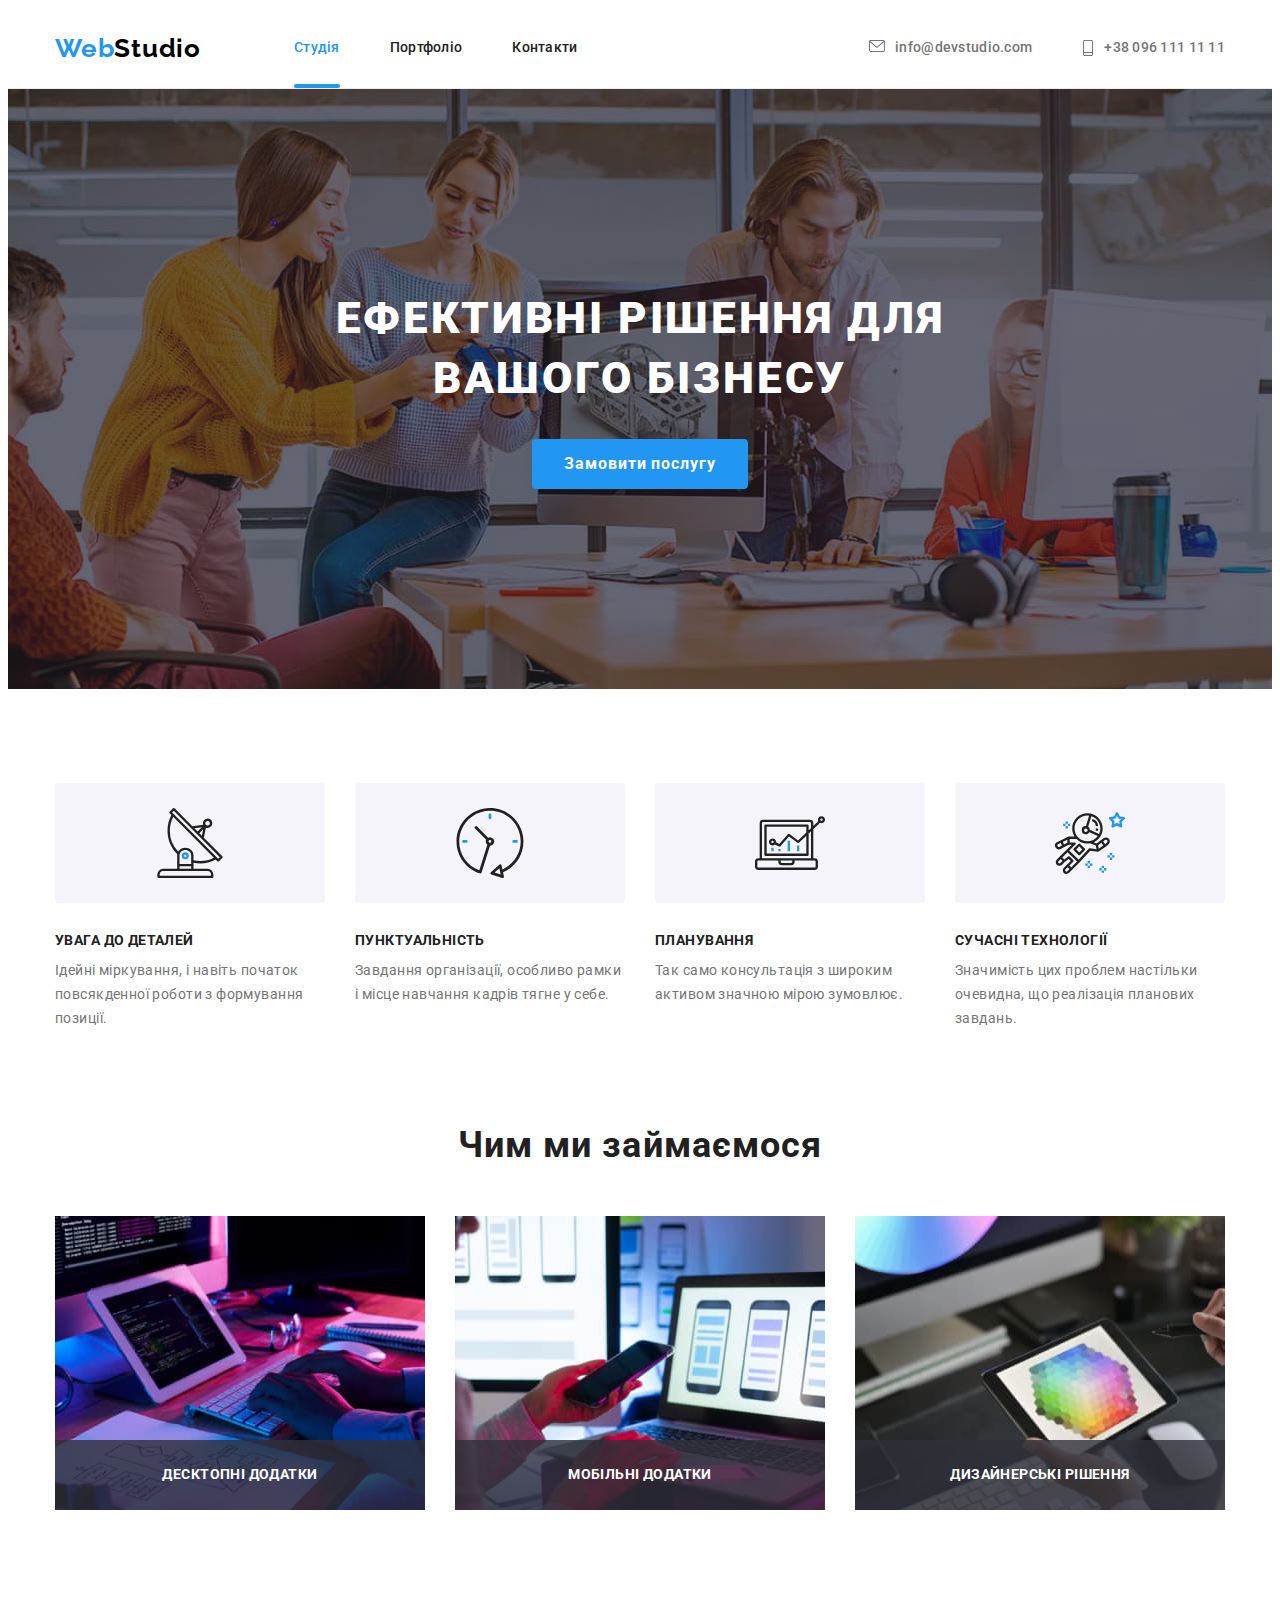
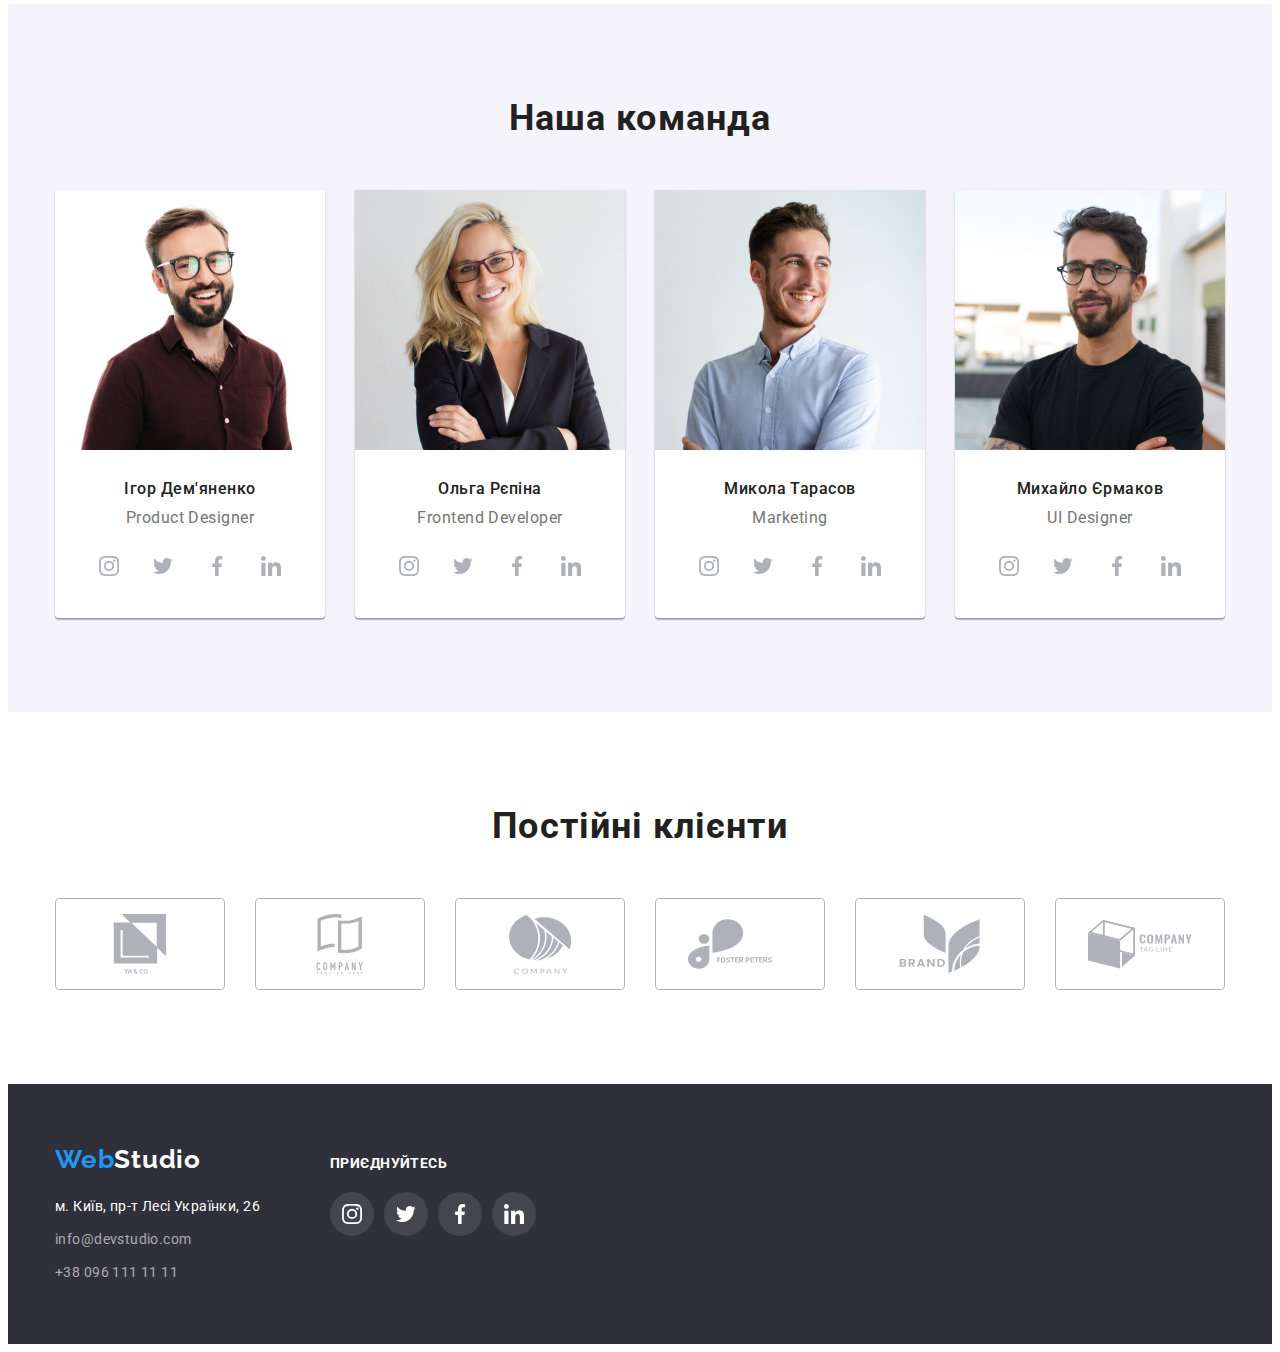
<file: index.html>
<!DOCTYPE html>
<html lang="en">
  <head>
    <meta charset="UTF-8" />
    <meta http-equiv="X-UA-Compatible" content="IE=edge" />
    <meta name="viewport" content="width=device-width, initial-scale=1.0" />
    <link rel="preconnect" href="https://fonts.googleapis.com" />
    <link rel="preconnect" href="https://fonts.gstatic.com" crossorigin />
    <link
      href="https://fonts.googleapis.com/css2?family=Montserrat:wght@400;700&family=Raleway:wght@700&family=Roboto:wght@400;500;700;900&display=swap"
      rel="stylesheet"
    />
    <link
      rel="stylesheet"
      href="https://cdnjs.cloudflare.com/ajax/libs/modern-normalize/1.1.0/modern-normalize.min.css"
      integrity="sha512-wpPYUAdjBVSE4KJnH1VR1HeZfpl1ub8YT/NKx4PuQ5NmX2tKuGu6U/JRp5y+Y8XG2tV+wKQpNHVUX03MfMFn9Q=="
      crossorigin="anonymous"
      referrerpolicy="no-referrer"
    />
    <link rel="stylesheet" href="./css/styles.css" />
    <title>Document</title>
  </head>
  <body>
<section>
    <header class="title">
      <div class="container main-link">
        <a class="Studio-header link-decoration" href="index.html"
          ><span class="Web-header">Web</span>Studio</a
        >
        <nav class="navigation">
          <ul class="navigation-header list">
            <li class="navigation-item">
              <a href="./index.html" class="navigation-header-link link-decoration current"
                >Студія</a
              >
            </li>
            <li class="navigation-item">
              <a href="./portfolio.html" class="navigation-header-link link-decoration"
                >Портфоліо</a
              >
            </li>
            <li class="navigation-item">
              <a href="./index.html" class="navigation-header-link link-decoration">Контакти</a>
            </li>
          </ul>
        </nav>
         <ul class="contact list">
            <li class="navigation-item">
              <a class="contact-mail link-decoration" href="mailto:info@devstudio.com">
                <svg class="header-icon-letter" width="16px" height="12px">
                <use href="./images/symbol-defs.svg#icon-letterhover"></use>
              </svg>info@devstudio.com</a>
            </li>
            <li class="navigation-item">
              <a class="contact-tel link-decoration" href="tel:+380961111111">
                <svg class="header-icon-phone" width="12px" height="16px"> 
                <use href="./images/symbol-defs.svg#icon-phone"></use></svg>+38 096 111 11 11</a>
            </li>
          </ul>
      </div>
      </section>
    </header>
    <main>
      <section class="title-slogan">
        <div class="container">
          <h1 class="slogan-name">Ефективні рішення для вашого бізнесу</h1>
          <button data-modal-open class="button-order" type="button">Замовити послугу</button>
         <div class="backdrop is-hidden" data-modal>
        <div class="modal">
           <button data-modal-close class="close-modal"><svg class="close" width="30px" height="30px">
                <use href="./images/symbol-defss.svg#icon-close"></use>
        </svg></button> 
        </div>
         </div>
        </div>

      </section>
      <section class="soft-skills section">
        <div class="container">
          <h2 class="visually-hidden">Портфоліо</h2>
          <ul class="soft-skills-list list">
            <li class="item">
              <div class="soft-skills-icons"><svg class="icon-skills" width="70px" height="70px">
                  <use href="./images/symbol-defs.svg#icon-sputnik-antena"></use>
                </svg></div>
              <h3 class="soft-skills-item">
                Увага до деталей</h3>
              <p class="soft-skills-discription">
                Ідейні міркування, і навіть початок повсякденної роботи з формування позиції.
              </p>
            </li>
            <li class="item">
              <div class="soft-skills-icons"><svg class="icon-skills" width="70px" height="70px"> 
                <use href="./images/symbol-defs.svg#icon-time"></use>
              </svg></div>
              <h3 class="soft-skills-item">
                Пунктуальність</h3>
              <p class="soft-skills-discription">
                Завдання організації, особливо рамки і місце навчання кадрів тягне у себе.
              </p>
            </li>
            <li class="item">
              <div class="soft-skills-icons"><svg class="icon-skills" width="70px" height="70px">
                <use href="./images/symbol-defs.svg#icon-computer"></use>
              </svg></div>
              <h3 class="soft-skills-item">
                Планування</h3>
              <p class="soft-skills-discription">
                Так само консультація з широким активом значною мірою зумовлює.
              </p>
            </li>
            <li class="item">
              <div class="soft-skills-icons"><svg class="icon-skills" width="70px" height="70px">
                <use href="./images/symbol-defs.svg#icon-astranaut"></use>
              </svg></div>
              <h3 class="soft-skills-item">
                Сучасні Технології</h3>
              <p class="soft-skills-discription">
                Значимість цих проблем настільки очевидна, що реалізація планових завдань.
              </p>
            </li>
          </ul>
        </div>
        </section>
        <section class="whatwedo section additional">
        <div class="container">
          <h2 class="image-job-title">Чим ми займаємося</h2>
          <ul class="image-list list">
            <li class="image-job"> 
                <div class="image-desktop">
              <img width="370" alt="Людина пише код" src="./images/imga.jpg" />
              <p class="desktop-app">Десктопні додатки</p>
              </div>  
            </li>
            <li class="image-job">
              <img width="370" alt="Людина вибирає інтерфейс" src="./images/imgb.jpg" />
              <p class="desktop-app">Мобільні додатки</p>
            </li>
            <li class="image-job">
              <img width="370" alt="Палітра на екрані девайсу" src="./images/imgc.jpg" />
              <p class="desktop-app">Дизайнерські рішення</p>
            </li>
          </ul>
          </div>
        
      </section>
      <section class="image-background section">
        <div class="container">
          <h2 class="image-team">Наша команда</h2>
          <ul class="image-team-list list">
            <li class="image-staff">
              <img width="270" alt="фото Ігор Дем'яненко" src="./images/imgd.jpg" />
              <div class="staff">
              <h3 class="image-team-name">Ігор Дем'яненко</h3>
              <p class="image-team-position">Product Designer</p>
              <ul class="staff-list">
              <li class="staff-item">
              <a href="" class="staff-link">
                <svg class="staff-icon" width="20px" height="20px" >
                <use href="./images/symbol-defs.svg#icon-instagram"></use> 
                </svg>
                </a>
              </li>
              <li class="staff-item">
              <a href="" class="staff-link">
                <svg class="staff-icon" width="20px" height="20px" >
                <use href="./images/symbol-defs.svg#icon-twitter"></use> 
                </svg>
                </a>
              </li>
              <li class="staff-item">
              <a href="" class="staff-link">
                <svg class="staff-icon" width="20px" height="20px" >
                <use href="./images/symbol-defs.svg#icon-facebook"></use> 
                </svg>
                </a>
              </li>
              <li class="staff-item">
              <a href="" class="staff-link">
                <svg class="staff-icon" width="20px" height="20px" >
                <use href="./images/symbol-defs.svg#icon-linkedin"></use> 
                </svg>
                </a>
              </li>
              </ul>
              </div>
            </li>
            <li class="image-staff">
              <img width="270" alt="фото Ольга Рєпіна" src="./images/imge.jpg" />
              <div class="staff">
              <h3 class="image-team-name">Ольга Рєпіна</h3>
              <p class="image-team-position">Frontend Developer</p>
              <ul class="staff-list">
              <li class="staff-item">
              <a href="" class="staff-link">
                <svg class="staff-icon" width="20px" height="20px" >
                <use href="./images/symbol-defs.svg#icon-instagram"></use> 
                </svg>
                </a>
              </li>
              <li class="staff-item">
              <a href="" class="staff-link">
                <svg class="staff-icon" width="20px" height="20px" >
                <use href="./images/symbol-defs.svg#icon-twitter"></use>
                </svg>
                </a>
                <li class="staff-item">
              <a href="" class="staff-link">
                <svg class="staff-icon" width="20px" height="20px" >
                <use href="./images/symbol-defs.svg#icon-facebook"></use> 
                <use href="./"></use>
                </svg>
                </a>
                <li class="staff-item">
              <a href="" class="staff-link">
                <svg class="staff-icon" width="20px" height="20px" >
                <use href="./images/symbol-defs.svg#icon-linkedin"></use>
                </svg>
                </a>
              </div>
            </li>
            <li class="image-staff">
              <img width="270" alt="фото Микола Тарасов" src="images/imgf.jpg" />
              <div class=" staff">
              <h3 class="image-team-name">Микола Тарасов</h3>
              <p class="image-team-position">Marketing</p>
              <ul class="staff-list">
              <li class="staff-item">
              <a href="" class="staff-link">
                <svg class="staff-icon" width="20px" height="20px" >
                <use href="./images/symbol-defs.svg#icon-instagram"></use>
                </svg>
                </a>
              </li>
              <li class="staff-item">
              <a href="" class="staff-link">
                <svg class="staff-icon" width="20px" height="20px" >
                <use href="./images/symbol-defs.svg#icon-twitter"></use>
                </svg>
                </a>
                <li class="staff-item">
              <a href="" class="staff-link">
                <svg class="staff-icon" width="20px" height="20px" >
                <use href="./images/symbol-defs.svg#icon-facebook"></use> 
                </svg>
                </a>
                <li class="staff-item">
              <a href="" class="staff-link">
                <svg class="staff-icon" width="20px" height="20px" >
                <use href="./images/symbol-defs.svg#icon-linkedin"></use> 
                </svg>
                </a>
              </div>
            </li>
            <li class="image-staff">
              <img width="270" alt="фото Михайло Єрмаков" src="images/imgg.jpg" />
              <div class="staff">
              <h3 class="image-team-name">Михайло Єрмаков </h3>
              <p class="image-team-position">UI Designer</p>
              <ul class="staff-list">
              <li class="staff-item">
              <a href="" class="staff-link">
                <svg class="staff-icon" width="20px" height="20px"  >
                <use href="./images/symbol-defs.svg#icon-instagram"></use> 
                </svg>
                </a>
              </li>
              <li class="staff-item">
              <a href="" class="staff-link">
                <svg class="staff-icon" width="20px" height="20px" >
                <use href="./images/symbol-defs.svg#icon-twitter"></use>                 
                </svg>
                </a>
              </li>
              <li class="staff-item">
              <a href="" class="staff-link">
                <svg class="staff-icon" width="20px" height="20px" >
                <use href="./images/symbol-defs.svg#icon-facebook"></use>                
                </svg>
                </a>
              </li>
              <li class="staff-item">
              <a href="" class="staff-link">
                <svg class="staff-icon" width="20px" height="20px" >      
                <use href="./images/symbol-defs.svg#icon-linkedin"></use> 
                </svg>
                </a>
              </li>
              </div>
            </li>
          </ul>
        </div>
        </section>
        <section class="section">
        <div class="container">
          <h2 class="regular-customers">Постійні клієнти</h2>
          <ul class="clients">
            <li class="icon-clients">
              <a href="#" class="icon-ref link-decoration">
             <svg class="icon-client" width="106px" height="60px">
              <use href="./images/symbol-defs.svg#icon-yaco"></use>
             </svg>
             </a>
            </li>
            <li class="icon-clients">
              <a href="#" class="icon-ref link-decoration">
             <svg class="icon-client" width="106px" height="60px">
              <use href="./images/symbol-defs.svg#icon-companytaglinehere"></use>
             </svg>
             </a>
            </li>
            <li class="icon-clients">
             <a href="#" class="icon-ref link-decoration">
              <svg class="icon-client" width="106px" height="60px">
              <use href="./images/symbol-defs.svg#icon-company"></use>
             </svg>
             </a>
            </li>
            <li class="icon-clients">
              <a href="#" class="icon-ref link-decoration">
             <svg class="icon-client" width="106px" height="60px">
              <use href="./images/symbol-defs.svg#icon-fosterpeters"></use>
             </svg>
             </a>
            </li>
            <li class="icon-clients">
              <a href="#" class="icon-ref link-decoration">
             <svg class="icon-client" width="106px" height="60px">
              <use href="./images/symbol-defs.svg#icon-brand"></use>
             </svg>
             </a>
            </li>
            <li class="icon-clients">
              <a href="#" class="icon-ref link-decoration">
             <svg class="icon-client" width="106px" height="60px">
              <use href="./images/symbol-defs.svg#icon-companytagline"></use>
             </svg>
             </a>
            </li>
          </ul>
        </div>
      </section>
    </main>
    <footer class="site-footer">
      <div class="container footer">
      <div class="footer-web">
        <a class="Studio link-decoration" href="index.html"
          ><span class="Web link-decoration">Web</span>Studio</a>
        <address class="address">
          <ul class="contact-information list">
            <li class="address-link">
              <a
                class="google-map link-decoration"
                href="https://goo.gl/maps/xMRnPwp1A4SYm6yV7"
                target="_blank"
                rel="noreferrer noopener">
                м. Київ, пр-т Лесі Українки, 26</a>
            </li>
            <li class="address-link">
              <a class="contact-email link-decoration" href="mailto:info@devstudio.com"
                >info@devstudio.com</a>
            </li>
            <li class="address-link">
              <a class="contact-phone link-decoration" href="tel:+380961111111"
                >+38 096 111 11 11</a>
            </li>
          </ul>
      </div>
      <div class="footer-social-network">
        <h2 class="footer-social-network-title ">Приєднуйтесь</h2>
        <ul class="footer-social-list  ">
        <li class="footer-social-item">
        <a  href="" class="footer-social-link" >
      <svg class="footer-social-icon" width="20px" height="20px">
        <use href="./images/symbol-defs.svg#icon-instagram"></use>
      </svg>
        </a>
        </li>
        <li class="footer-social-item">
        <a href="#" class="footer-social-link" >
      <svg class="footer-social-icon" width="20px" height="20px">
        <use href="./images/symbol-defs.svg#icon-twitter"></use>
      </svg>
        </a>
        </li>
        <li class="footer-social-item">
        <a href="#" class="footer-social-link" >
      <svg class="footer-social-icon" width="20px" height="20px">
        <use href="./images/symbol-defs.svg#icon-facebook"></use>
      </svg>
        </a>
        </li>
        <li class="footer-social-item">
        <a href="#" class="footer-social-link" >
      <svg class="footer-social-icon" width="20px" height="20px">
        <use href="./images/symbol-defs.svg#icon-linkedin"></use>
      </svg>
        </a>
        </li>
        </ul>
      </h2>
      </div>
      </div>
      </address>
    </footer>
    
     <script src="./js/modal.js"></script>
  </body>
</html>
</file>
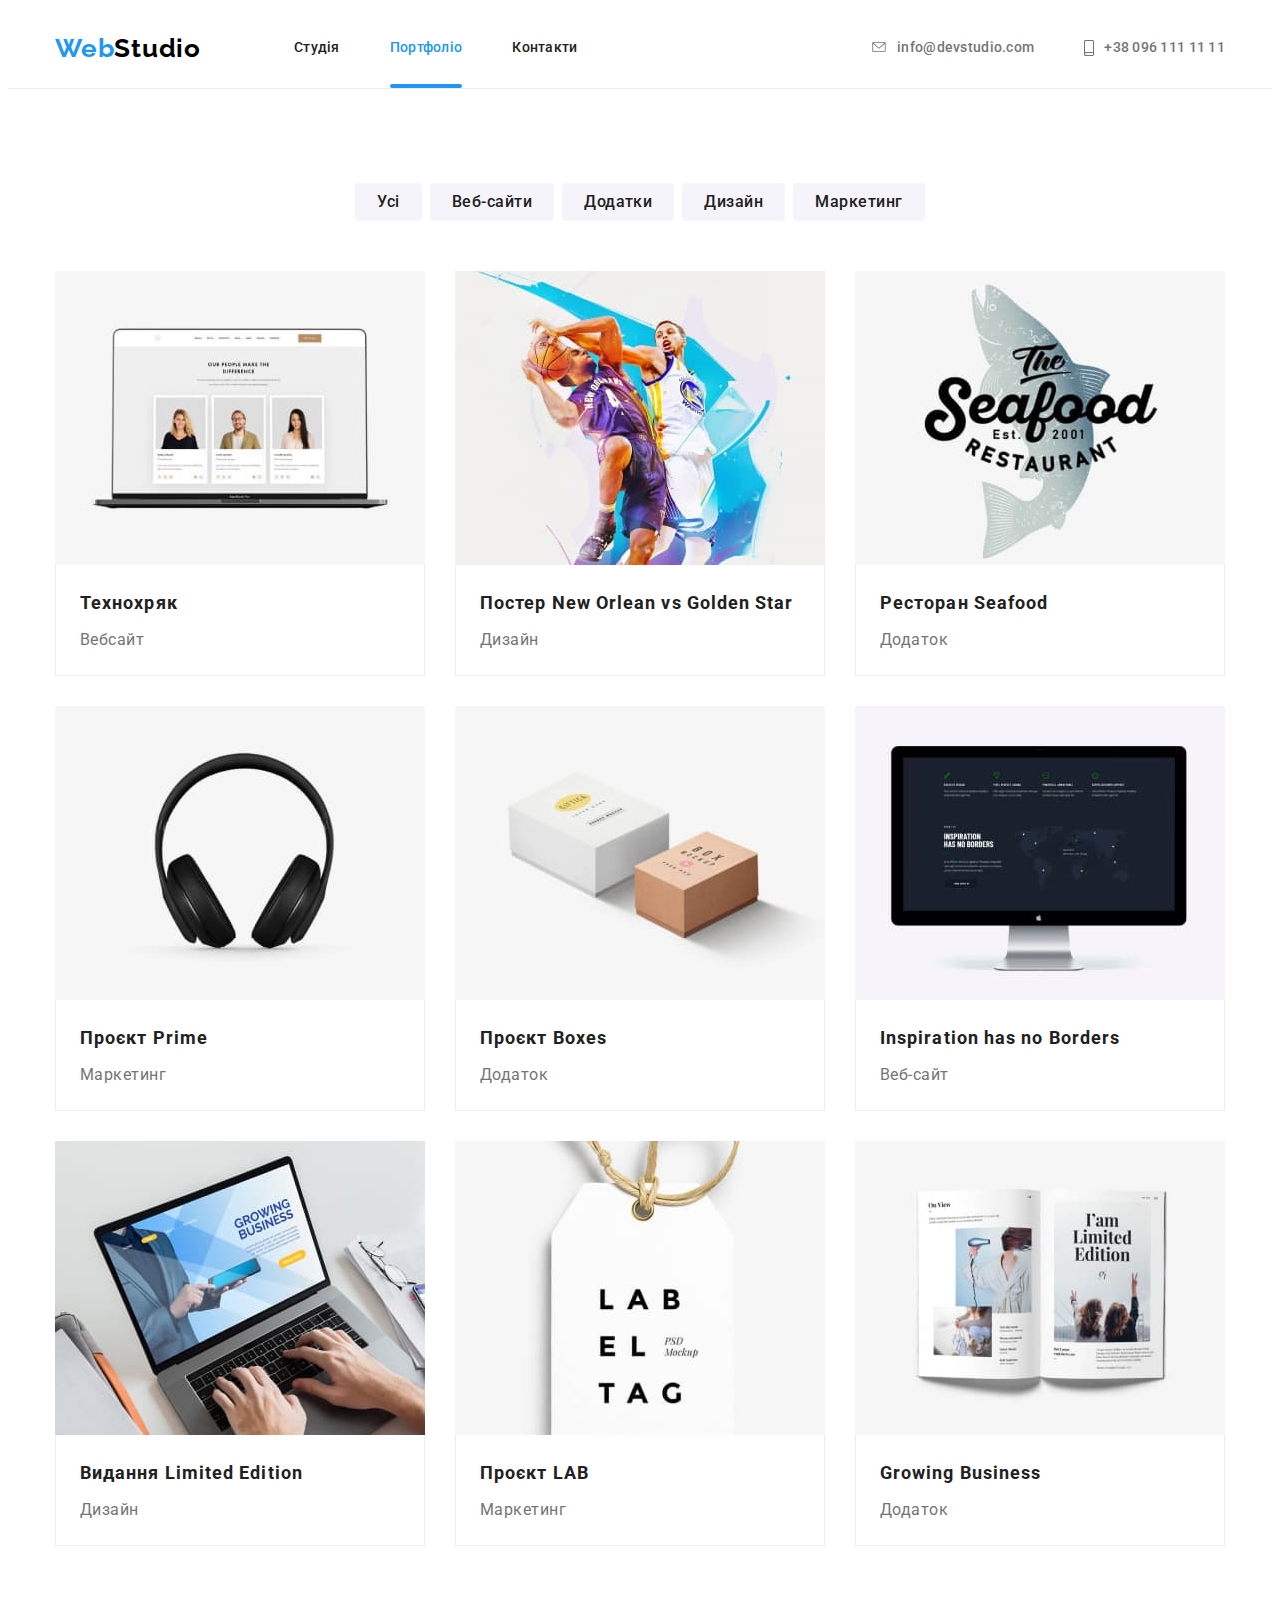
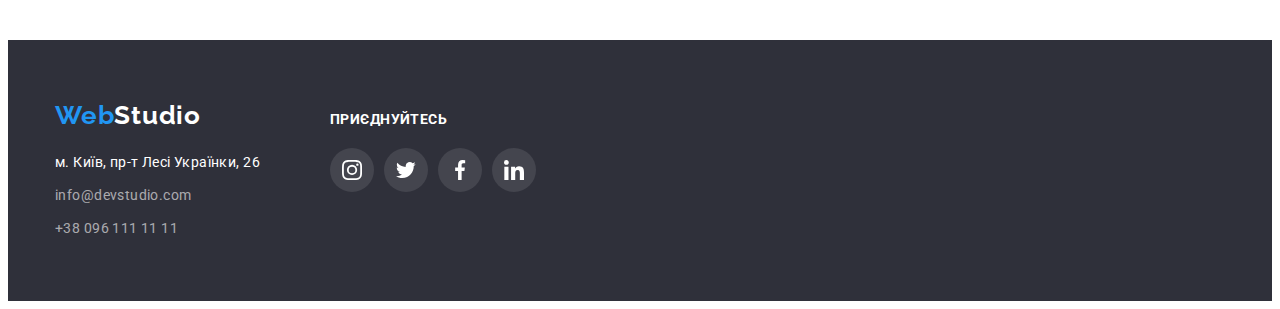
<file: portfolio.html>
<!DOCTYPE html>
<html lang="en">
  <head>
    <meta charset="UTF-8" />
    <meta http-equiv="X-UA-Compatible" content="IE=edge" />
    <meta name="viewport" content="width=device-width, initial-scale=1.0" />
    <link rel="preconnect" href="https://fonts.googleapis.com" />
    <link rel="preconnect" href="https://fonts.gstatic.com" crossorigin />
    <link
      href="https://fonts.googleapis.com/css2?family=Montserrat:wght@400;700&family=Raleway:wght@700&family=Roboto:wght@400;500;700;900&display=swap"
      rel="stylesheet"
    />
    <link
      rel="stylesheet"
      href="https://cdnjs.cloudflare.com/ajax/libs/modern-normalize/1.1.0/modern-normalize.min.css"
      integrity="sha512-wpPYUAdjBVSE4KJnH1VR1HeZfpl1ub8YT/NKx4PuQ5NmX2tKuGu6U/JRp5y+Y8XG2tV+wKQpNHVUX03MfMFn9Q=="
      crossorigin="anonymous"
      referrerpolicy="no-referrer"
    />
    <link rel="stylesheet" href="./css/styles.css" />
    <title>Портфоліо</title>
  </head>
  <body>
    <section>
    <header class="title">
      <div class="container main-link">
        <a class="Studio-header link-decoration" href="index.html"
          ><span class="Web-header">Web</span>Studio</a
        >
        <nav class="navigation">
          <ul class="navigation-header list">
            <li class="navigation-item">
              <a href="./index.html" class="navigation-header-link link-decoration "
                >Студія</a
              >
            </li>
            <li class="navigation-item">
              <a href="./portfolio.html" class="navigation-header-link link-decoration current"
                >Портфоліо</a
              >
            </li>
            <li class="navigation-item">
              <a href="./index.html" class="navigation-header-link link-decoration">Контакти</a>
            </li>
          </ul>
        </nav>
         <ul class="contact list">
            <li class="navigation-item">
              <a class="contact-mail link-decoration" href="mailto:info@devstudio.com">
                <svg class="header-icon-letter" width="16px" height="10px">
                <use href="./images/symbol-defs.svg#icon-letterhover"></use>
              </svg>info@devstudio.com</a>
            </li>
            <li class="navigation-item">
              <a class="contact-tel link-decoration" href="tel:+380961111111">
                <svg class="header-icon-phone" width="10px" height="16px"> 
                <use href="./images/symbol-defs.svg#icon-phone"></use></svg>+38 096 111 11 11</a>
            </li>
          </ul>
      </div>
      </section>
    </header>
    <main>
      <section class="main-section section">
        <div class="container">
          <h1 class="visually-hidden">Портфоліо</h1>
          <ul class="button-list list">
            <li><button class="btn" type="button">Усі</button></li>
            <li><button class="btn" type="button">Веб-сайти</button></li>
            <li><button class="btn" type="button">Додатки</button></li>
            <li><button class="btn" type="button">Дизайн</button></li>
            <li><button class="btn" type="button">Маркетинг</button></li>
          </ul>
          <ul class="images list">
            <li class="images-item">
              <a href="" class="cards link-decoration">
                <div class="image-overlay">
              <img width="370" alt="веб-сайт" src="./images/img8.jpg" />
              <div class="work-text">
              <p class="overlay-text">Ресурс пропонує комплексні пропозиції з різним рівнем функціоналу та сервісів. Все це дозволить відвідувачу отримати вичерпні відомості про компанію чи приватну особу.
              </p>
            </div>
            </div>
              <div class="image-border">
                <h2 class="image-name">Технохряк</h2>
                <p class="image-name-discription">Вебсайт</p>
              </div>
              </a>
            </li>
            <li class="images-item">
              <a href="" class="cards link-decoration">
                <div class="image-overlay">
              <img width="370" alt="дизайн" src="./images/img9.jpg" />
              <div class="work-text">
              <p class="overlay-text">Ресурс пропонує комплексні пропозиції з різним рівнем функціоналу та сервісів. Все це дозволить відвідувачу отримати вичерпні відомості про компанію чи приватну особу.
              </p>
              </div>
            </div>
              <div class="image-border">
                <h2 class="image-name">Постер New Orlean vs Golden Star</h2>
                <p class="image-name-discription">Дизайн</p>
              </div>
              </a>
            </li>
            <li class="images-item">
              <a href="" class="cards link-decoration">
                <div class="image-overlay">
              <img width="370" alt="додаток" src="./images/img10.jpg" />
              <div class="work-text">
              <p class="overlay-text">Ресурс пропонує комплексні пропозиції з різним рівнем функціоналу та сервісів. Все це дозволить відвідувачу отримати вичерпні відомості про компанію чи приватну особу.
              </p>
              </div>
            </div>
              <div class="image-border">
                <h2 class="image-name">Ресторан Seafood</h2>
                <p class="image-name-discription">Додаток</p>
              </div>
              </a>
            </li>
            <li class="images-item">
              <a href="" class="cards link-decoration">
                <div class="image-overlay">
              <img width="370" alt="маркетинг" src="./images/img11.jpg" />
              <div class="work-text">
              <p class="overlay-text">Ресурс пропонує комплексні пропозиції з різним рівнем функціоналу та сервісів. Все це дозволить відвідувачу отримати вичерпні відомості про компанію чи приватну особу.
              </p>
              </div>
            </div>
              <div class="image-border">
                <h2 class="image-name">Проєкт Prime</h2>
                <p class="image-name-discription">Маркетинг</p>
              </div>
              </a>
            </li>
            <li class="images-item">
              <a href="" class="cards link-decoration">
                <div class="image-overlay">
              <img width="370" alt="фото додаток" src="./images/img12.jpg" />
              <div class="work-text">
              <p class="overlay-text">Ресурс пропонує комплексні пропозиції з різним рівнем функціоналу та сервісів. Все це дозволить відвідувачу отримати вичерпні відомості про компанію чи приватну особу.
              </p>
              </div>
            </div>
              <div class="image-border">
                <h2 class="image-name">Проєкт Boxes</h2>
                <p class="image-name-discription">Додаток</p>
              </div>
              </a>
            </li>
            <li class="images-item">
              <a href="" class="cards link-decoration">
                <div class="image-overlay">
              <img width="370" alt="фото веб-сайт" src="./images/img13.jpg" />
              <div class="work-text">
              <p class="overlay-text">Ресурс пропонує комплексні пропозиції з різним рівнем функціоналу та сервісів. Все це дозволить відвідувачу отримати вичерпні відомості про компанію чи приватну особу.
              </p>
              </div>
            </div>
              <div class="image-border">
                <h2 class="image-name">Inspiration has no Borders</h2>
                <p class="image-name-discription">Веб-сайт</p>
              </div>
              </a>
            </li>
            <li class="images-item">
              <a href="" class="cards link-decoration">
                <div class="image-overlay">
              <img width="370" alt="фото дизайн" src="./images/img14.jpg" />
              <div class="work-text">
              <p class="overlay-text">Ресурс пропонує комплексні пропозиції з різним рівнем функціоналу та сервісів. Все це дозволить відвідувачу отримати вичерпні відомості про компанію чи приватну особу.
              </p>
              </div>
            </div>
              <div class="image-border">
                <h2 class="image-name">Видання Limited Edition</h2>
                <p class="image-name-discription">Дизайн</p>
              </div>
              </a>
            </li>
            <li class="images-item">
              <a href="" class="cards link-decoration">
                <div class="image-overlay">
              <img width="370" alt="фото маркетинг" src="images/img15.jpg" />
              <div class="work-text">
              <p class="overlay-text">Ресурс пропонує комплексні пропозиції з різним рівнем функціоналу та сервісів. Все це дозволить відвідувачу отримати вичерпні відомості про компанію чи приватну особу.
              </p>
              </div>
            </div>
              <div class="image-border">
                <h2 class="image-name">Проєкт LAB</h2>
                <p class="image-name-discription">Маркетинг</p>
              </div>
              </a>
            </li>
            <li class="images-item">
              <a href="" class="cards link-decoration">
                <div class="image-overlay">
              <img width="370" alt="додаток сайт" src="images/img16.jpg" />
              <div class="work-text">
              <p class="overlay-text">Ресурс пропонує комплексні пропозиції з різним рівнем функціоналу та сервісів. Все це дозволить відвідувачу отримати вичерпні відомості про компанію чи приватну особу.
              </p>
              </div>
            </div>
              <div class="image-border">
                <h2 class="image-name">Growing Business</h2>
                <p class="image-name-discription">Додаток</p>
                </div>
                </a>
            </li>
          </ul>
      </section>
    </main>
    <footer class="site-footer">
      <div class="container footer">
      <div class="footer-web">
        <a class="Studio link-decoration" href="index.html"
          ><span class="Web link-decoration">Web</span>Studio</a>
        <address class="address">
          <ul class="contact-information list">
            <li class="address-link">
              <a
                class="google-map link-decoration"
                href="https://goo.gl/maps/xMRnPwp1A4SYm6yV7"
                target="_blank"
                rel="noreferrer noopener">
                м. Київ, пр-т Лесі Українки, 26</a>
            </li>
            <li class="address-link">
              <a class="contact-email link-decoration" href="mailto:info@devstudio.com"
                >info@devstudio.com</a>
            </li>
            <li class="address-link">
              <a class="contact-phone link-decoration" href="tel:+380961111111"
                >+38 096 111 11 11</a>
            </li>
          </ul>
      </div>
      <div class="footer-social-network">
        <h2 class="footer-social-network-title ">Приєднуйтесь</h2>
        <ul class="footer-social-list  ">
        <li class="footer-social-item">
        <a  href="" class="footer-social-link" >
      <svg class="footer-social-icon" width="20px" height="20px">
        <use href="./images/symbol-defs.svg#icon-instagram"></use>
      </svg>
        </a>
        </li>
        <li class="footer-social-item">
        <a href="#" class="footer-social-link" >
      <svg class="footer-social-icon" width="20px" height="20px">
        <use href="./images/symbol-defs.svg#icon-twitter"></use>
      </svg>
        </a>
        </li>
        <li class="footer-social-item">
        <a href="#" class="footer-social-link" >
      <svg class="footer-social-icon" width="20px" height="20px">
        <use href="./images/symbol-defs.svg#icon-facebook"></use>
      </svg>
        </a>
        </li>
        <li class="footer-social-item">
        <a href="#" class="footer-social-link" >
      <svg class="footer-social-icon" width="20px" height="20px">
        <use href="./images/symbol-defs.svg#icon-linkedin"></use>
      </svg>
        </a>
        </li>
        </ul>
      </h2>
      </div>
      </div>
      </address>
    </footer>
  </body>
</html>
</file>
<file: css/styles.css>
:root {
  --top-line-color: #ffffff; /*цвет основного фона*/
  --blue-color: #2196f3; /*цвет на сайте,кнопка,ссылка*/
  --grey-color: #2f303a; /*цвет фона темно-серый*/
  --main-text-color: #757575; /*цвет шрифта серый*/
  --dark-grey-color: #212121; /*цвет шрифта черный-заголовок,описание*/
  --studio-top-color: #000000; /*цвет текста*/
  --mud-white-color: #f5f4fa; /*image background*/
  --dark-white-color: #f5f5f5; /*body background*/
  --mail-color: rgba(255, 255, 255, 0.6); /* цвет tel,mail*/
  --button-color: #188ce8; /*кнопка,цвет*/
  --timing-function: 250ms cubic-bezier(0.4, 0, 0.2, 1);
}

body {
  font-family: 'Roboto', sans-serif;
  background-color: var(--top-line-color);
  color: var(--dark-grey-color);
  font-size: 14px;
  letter-spacing: 0.03em;
}
p,
h1,
h2,
h3,
h4,
h5,
h6 {
  margin: 0;
}
img {
  max-width: 100%;
  height: auto;
  display: block;
}
address {
  font-style: normal;
}
ul {
  margin: 0;
  padding-left: 0;
  list-style: none;
}
button {
  cursor: pointer;
  border: none;
  border-radius: 4px;
  display: block;
}
.container {
  width: 1200px;
  margin: 0 auto;
  padding: 0 15px;
}
.html {
  box-sizing: border-box;
}
*,
*::before,
*::after {
  box-sizing: border-box;
}
.image-border {
  border: 1px solid #eeeeee;
  border-top: none;
  padding: 20px 24px;
}
.visually-hidden {
  position: absolute;
  width: 1px;
  height: 1px;
  margin: -1px;
  border: 0;
  padding: 0;
  white-space: nowrap;
  clip-path: inset(100%);
  clip: rect(0 0 0 0);
  overflow: hidden;
}

.list {
  list-style: none;
  padding-left: 0;
  margin: 0;
}
.link-decoration {
  text-decoration: none;
}
.section {
  padding-top: 94px;
  padding-bottom: 94px;
}
.title {
  border-bottom: 1px solid #ececec;
}
.main-link {
  display: flex;
  align-items: center;
}
.navigation {
  display: flex;
  margin-left: 93px;
  align-items: center;
}
.navigation-header {
  font-weight: 500;
  font-size: 14px;
  line-height: 1.14;
  letter-spacing: 0.02em;
  display: flex;
}

.navigation-item {
  display: flex;
  align-content: center;
}
.navigation-header .navigation-item {
  margin-right: 50px;
}
.navigation-item:last-child {
  margin-right: 0;
}
.contact {
  display: flex;
  margin-left: auto;
  margin-right: 0;
  align-items: center;
}
.contact-tel {
  display: flex;
  align-items: center;
  color: var(--main-text-color);
}
.header-icon-phone {
  fill: currentColor;
  margin-right: 10px;
  align-self: center;
}
.header-icon-letter {
  fill: currentColor;
  margin-right: 10px;
  align-items: center;
}
.contact-mail:hover,
.contact-mail:focus {
  color: var(--blue-color);
}

.contact .navigation-item + .navigation-item {
  margin-left: 50px;
}
.contact-item {
  padding-top: 32px;
  padding-bottom: 32px;
  display: block;
}

.Web-header {
  font-family: 'Raleway';
  font-weight: 700;
  font-size: 26px;
  line-height: 1.19;
  /* identical to box height */
  letter-spacing: 0.03em;
  color: var(--blue-color);
  display: flex;
  display: inline-block;
}
.Studio-header {
  font-family: 'Raleway';
  font-weight: 700;
  font-size: 26px;
  line-height: 1.19;
  /* identical to box height */
  letter-spacing: 0.03em;
  color: var(--studio-top-color);
  display: flex;
  display: inline-block;
}

.navigation-header-link {
  font-weight: 500;

  font-size: 14px;
  line-height: 1.14;
  letter-spacing: 0.02em;
  color: var(--dark-grey-color);
  position: relative;
  padding: 32px 0;
  transition: color var(--timing-function);
}
.current::after {
  content: '';
  position: absolute;
  left: 0;
  bottom: 0;
  border-radius: 2px;
  width: 100%;
  height: 4px;
  background-color: var(--blue-color);
}

.contact-mail {
  font-weight: 500;
  font-size: 14px;
  line-height: 1.14;
  letter-spacing: 0.02em;
  color: var(--main-text-color);
  transition: color var(--timing-function);
}
.navigation-header-link:hover,
.navigation-header-link:focus {
  color: var(--blue-color);
}
.current {
  color: var(--blue-color);
  position: relative;
}

.contact-tel {
  font-weight: 500;
  font-size: 14px;
  line-height: 1.14;
  letter-spacing: 0.02em;
  color: var(--main-text-color);
  transition: color var(--timing-function);
}
.contact-tel:hover,
.contact-tel:focus {
  color: var(--blue-color);
}
.button-list {
  display: flex;
  margin-bottom: 50px;
  justify-content: center;
  column-gap: 8px;
}

.btn {
  font-family: inherit;
  font-weight: 500;
  font-size: 16px;
  line-height: 1.62;
  /* identical to box height, or 162% */
  text-align: center;
  letter-spacing: 0.03em;
  color: var(--dark-grey-color);
  background-color: var(--mud-white-color);
  padding: 6px 22px;
  display: block;
  border: none;
  border-radius: 4px;
  transition: color var(--timing-function), background-color var(--timing-function),
    box-shadow var(--timing-function);
}

.btn:hover,
.btn:focus {
  color: var(--top-line-color);
  background-color: var(--blue-color);
  box-shadow: 0px 3px 1px rgba(0, 0, 0, 0.1), 0px 1px 2px rgba(0, 0, 0, 0.08),
    0px 2px 2px rgba(0, 0, 0, 0.12);
  border-radius: 4px;
  cursor: pointer;
}

.slogan-name {
  font-weight: 900;
  font-size: 44px;
  line-height: 1.36;
  /* or 136% */
  letter-spacing: 0.06em;
  text-transform: uppercase;
  color: var(--top-line-color);
}
.slogan-name {
  width: 696px;
  margin-bottom: 30px;
  margin-left: auto;
  margin-right: auto;
  text-align: center;
}
.title-slogan {
  background: var(--grey-color);
  padding-bottom: 200px;
  padding-top: 200px;
}
.title-slogan {
  background-image: linear-gradient(to right, rgba(47, 48, 58, 0.4), rgba(47, 48, 58, 0.4)),
    url('../images/img-staff.jpg');
  background-position: center;
  background-repeat: no-repeat;
  background-size: cover;
  max-width: 1600px;
  height: 600px;
  margin: 0 auto;
}

.button-order {
  font-family: inherit;
  font-weight: 700;
  font-size: 16px;
  line-height: 1.88;
  /* identical to box height, or 188% */
  letter-spacing: 0.06em;
  border-radius: 4px;
  cursor: pointer;
  color: var(--top-line-color);
  background: var(--blue-color);
  display: block;
  margin: 0 auto;
  border: none;
  padding: 10px 32px;
}
.button-order:hover,
.button-order:focus {
  color: var(--top-line-color);
  background-color: var(--button-color);
  transition: var(--timing-function);
}
.backdrop {
  position: fixed;
  top: 0;
  left: 0;
  width: 100%;
  height: 100%;
  background-color: rgba(0, 0, 0, 0.2);
  opacity: 1;
  visibility: visible;
  transition: opacity var(--timing-function), visibility var(--timing-function);
}
.backdrop.is-hidden {
  opacity: 0;
  pointer-events: none;
  visibility: hidden;
}

.modal {
  position: absolute;
  top: 50%;
  left: 50%;
  transform: translate(-50%, -50%) scale(1);
  min-width: 528px;
  min-height: 581px;
  transition: transform var(--timing-function);
  background-color: var(--top-line-color);
}
.backdrop.is-hidden .modal {
  transform: translate(-50%, -50%) scale(0);
}

.close-modal {
  position: absolute;
  top: 8px;
  right: 8px;
  background-color: #ffffff;
  border: none;
}
.soft-skills-list {
  display: flex;
  padding: 0;
  list-style: none;
}

.soft-skills-item {
  font-weight: 700;
  font-size: 14px;
  line-height: 1.14;
  letter-spacing: 0.03em;
  text-transform: uppercase;
  color: var(--dark-grey-color);
  width: 270px;
}
.soft-skills-icons {
  display: flex;
  justify-content: center;
  align-items: center;
  background-color: #f5f4fa;
  border-radius: 4px;
  width: 270px;
  height: 120px;
  margin-bottom: 30px;
}
.soft-skills-discription {
  font-weight: 400;
  font-size: 14px;
  line-height: 1.71;
  /* or 171% */
  letter-spacing: 0.03em;
  color: var(--main-text-color);
  width: 270px;
}
.soft-skills-list {
  margin-bottom: 0;
  gap: 30px;
}

.soft-skills-item {
  margin-bottom: 10px;
}
.additional {
  padding-top: 0;
}

.image-job-title {
  text-align: center;
  margin-bottom: 50px;
}
.image-list {
  display: flex;
  gap: 30px;
}

.image-team {
  text-align: center;
  margin-bottom: 50px;
}
.image-team-list {
  display: flex;
  gap: 30px;
}
.image-job {
  content: '';
  position: relative;
}
.desktop-app {
  position: absolute;
  bottom: 0;
  width: 100%;
  height: 70px;
  font-weight: 700;
  line-height: 1.14;
  text-transform: uppercase;
  background-color: rgba(47, 48, 58, 0.8);
  color: #ffffff;
  display: flex;
  justify-content: center;
  align-items: center;
}
.image-staff {
  background: #ffffff;
  box-shadow: 0px 1px 3px rgba(0, 0, 0, 0.12), 0px 1px 1px rgba(0, 0, 0, 0.14),
    0px 2px 1px rgba(0, 0, 0, 0.2);
  border-radius: 0px 0px 4px 4px;
}
.image-job-title,
.image-team {
  font-weight: 700;
  font-size: 36px;
  line-height: 1.16;
  letter-spacing: 0.03em;
  color: var(--dark-grey-color);
}
.image-background {
  background-color: var(--mud-white-color);
}
.staff {
  padding-top: 30px;
  padding-bottom: 30px;
}
.image-team-name {
  font-weight: 500;
  font-size: 16px;
  line-height: 1.18;
  /* identical to box height */
  letter-spacing: 0.03em;
  color: var(--dark-grey-color);
  display: block;
  text-align: center;
  margin-bottom: 10px;
}

.image-team-position {
  font-size: 16px;
  line-height: 1.18;
  /* identical to box height */
  letter-spacing: 0.03em;
  color: var(--main-text-color);
  display: block;
  text-align: center;
}
.images {
  display: flex;
  flex-wrap: wrap;
  gap: 30px;
}
.cards {
  display: block;
  transition: box-shadow var(--timing-function);
}
.cards:focus .work-text {
  transform: translateY(0);
}
.cards:hover,
.cards:focus {
  box-shadow: 0px 1px 1px rgba(0, 0, 0, 0.12), 0px 4px 4px rgba(0, 0, 0, 0.06),
    1px 4px 6px rgba(0, 0, 0, 0.16);
}
.cards:hover .image-overlay::before,
.cards:focus .image-overlay::before {
  transform: translateY(0);
}
.cards .image-overlay::before {
  transition: transform var(--timing-function);
}
.images-item {
  width: 370px;
}

.image-overlay::before {
  transition: opacity var(--timing-function);
}

.image-overlay {
  position: relative;
  overflow: hidden;
}
.image-overlay::before {
  content: '';
  display: inline-block;
  position: absolute;
  width: 100%;
  height: 100%;
  opacity: 0.9;
  background-color: var(--blue-color);
  transform: translateY(100%);
  transition: transform var(--timing-function);
}
.work-text {
  position: absolute;
  bottom: 0;
  left: 0;
  width: 100%;
  height: 100%;
  transform: translateY(100%);
  transition: transform var(--timing-function), opacity var(--timing-function);
}

.overlay-text {
  padding: 64px 24px;
  font-size: 18px;
  line-height: 1.56;
  /* or 156% */
  letter-spacing: 0.03em;
  color: #ffffff;
  opacity: 1;
}

.image-overlay:hover .work-text {
  transform: translateY(0);
}
.image-name {
  font-weight: 700;
  font-size: 18px;
  line-height: 2;
  /* identical to box height, or 200% */
  letter-spacing: 0.06em;
  color: var(--dark-grey-color);
  margin-bottom: 0;
}
.image-name-discription {
  font-weight: 400;
  font-size: 16px;
  line-height: 1.88;
  /* identical to box height, or 188% */
  letter-spacing: 0.03em;
  color: var(--main-text-color);
  display: block;
  margin-top: 4px;
}
.staff-list {
  display: flex;
  gap: 10px;
  justify-content: center;
  margin-top: 16px;
}
.staff-link {
  display: flex;
  align-items: center;
  justify-content: center;
  width: 44px;
  height: 44px;
  border-radius: 50%;
  background-color: var(--top-line-color);
  color: #afb1b8;
  transition: background-color var(--timing-function), var(--timing-function);
}

.staff-link:hover,
.staff-link:focus {
  background-color: var(--blue-color);
  color: var(--top-line-color);
}
.staff-icon:hover {
  fill: var(--top-line-color);
  cursor: pointer;
}

.staff-icon {
  fill: currentColor;
  transition: fill var(--timing-function);
}

.regular-customers {
  font-weight: 700;
  font-size: 36px;
  line-height: 1.16;
  text-align: center;
  letter-spacing: 0.03em;
  margin-bottom: 50px;
  color: var(--dark-grey-color);
}
.clients {
  display: flex;
  justify-content: center;
  gap: 30px;
}
.icon-ref {
  display: flex;
  align-items: center;
  justify-content: center;
  border-radius: 4px;
  width: 170px;
  height: 92px;
  border: 1px solid #afb1b8;
  padding: 16px 32px;
  color: #afb1b8;
  transition: color var(--timing-function), border var(--timing-function);
}
.icon-client {
  fill: currentColor;
}

.icon-ref:hover,
.icon-ref:focus {
  color: var(--blue-color);
  border: 1px solid var(--blue-color);
  cursor: pointer;
}

.site-footer {
  display: flex;
  background: var(--grey-color);
  padding-top: 60px;
  padding-bottom: 60px;
}

.Web {
  font-family: 'Raleway';
  font-weight: 700;
  font-size: 26px;
  line-height: 1.19;
  /* identical to box height */
  letter-spacing: 0.03em;
  color: var(--blue-color);
}
.Studio {
  font-family: 'Raleway';
  font-weight: 700;
  font-size: 26px;
  line-height: 1.19;
  /* identical to box height */
  letter-spacing: 0.03em;
  color: var(--top-line-color);
}
.google-map:hover,
.google-map:focus {
  color: var(--blue-color);
}
.google-map {
  font-style: normal;
  font-size: 14px;
  line-height: 1.71;
  /* or 171% */
  letter-spacing: 0.03em;
  color: var(--top-line-color);
  display: block;
  margin-bottom: 9px;
  transition: color var(--timing-function);
}

.contact-email {
  font-style: normal;
  font-size: 14px;
  line-height: 1.71;
  /* or 171% */
  letter-spacing: 0.03em;
  color: var(--mail-color);
  display: block;
  margin-bottom: 9px;
  transition: color var(--timing-function);
}
.contact-email:hover,
.contact-email:focus {
  color: var(--blue-color);
}
.contact-phone {
  font-style: normal;
  font-size: 14px;
  line-height: 1.71;
  /* or 171% */
  letter-spacing: 0.03em;
  color: var(--mail-color);
  transition: color var(--timing-function);
}
.contact-phone:hover,
.contact-phone:focus {
  color: var(--blue-color);
}
.address-link:not(:last-child) {
  margin-bottom: 9px;
}
.address {
  margin-top: 20px;
}

.footer-social-network {
  margin-left: 70px;
}
.footer-social-network-title {
  font-weight: 700;
  font-size: 14px;
  line-height: 1.14;
  letter-spacing: 0.03em;
  text-transform: uppercase;
  margin-top: 0px;
  color: var(--top-line-color);
}

.footer-social-list {
  display: flex;
  margin-top: 20px;
  gap: 10px;
}
.footer-social-link {
  width: 44px;
  height: 44px;
  border-radius: 50%;
  background-color: rgba(255, 255, 255, 0.1);
  display: flex;
  align-items: center;
  justify-content: center;
  transition: background-color var(--timing-function);
}
.footer-social-icon {
  fill: var(--top-line-color);
}
.footer-social-link:hover,
.footer-social-link:focus {
  background-color: var(--blue-color);
  cursor: pointer;
  border-radius: 50%;
}
.footer {
  display: flex;
  align-items: baseline;
}
</file>
